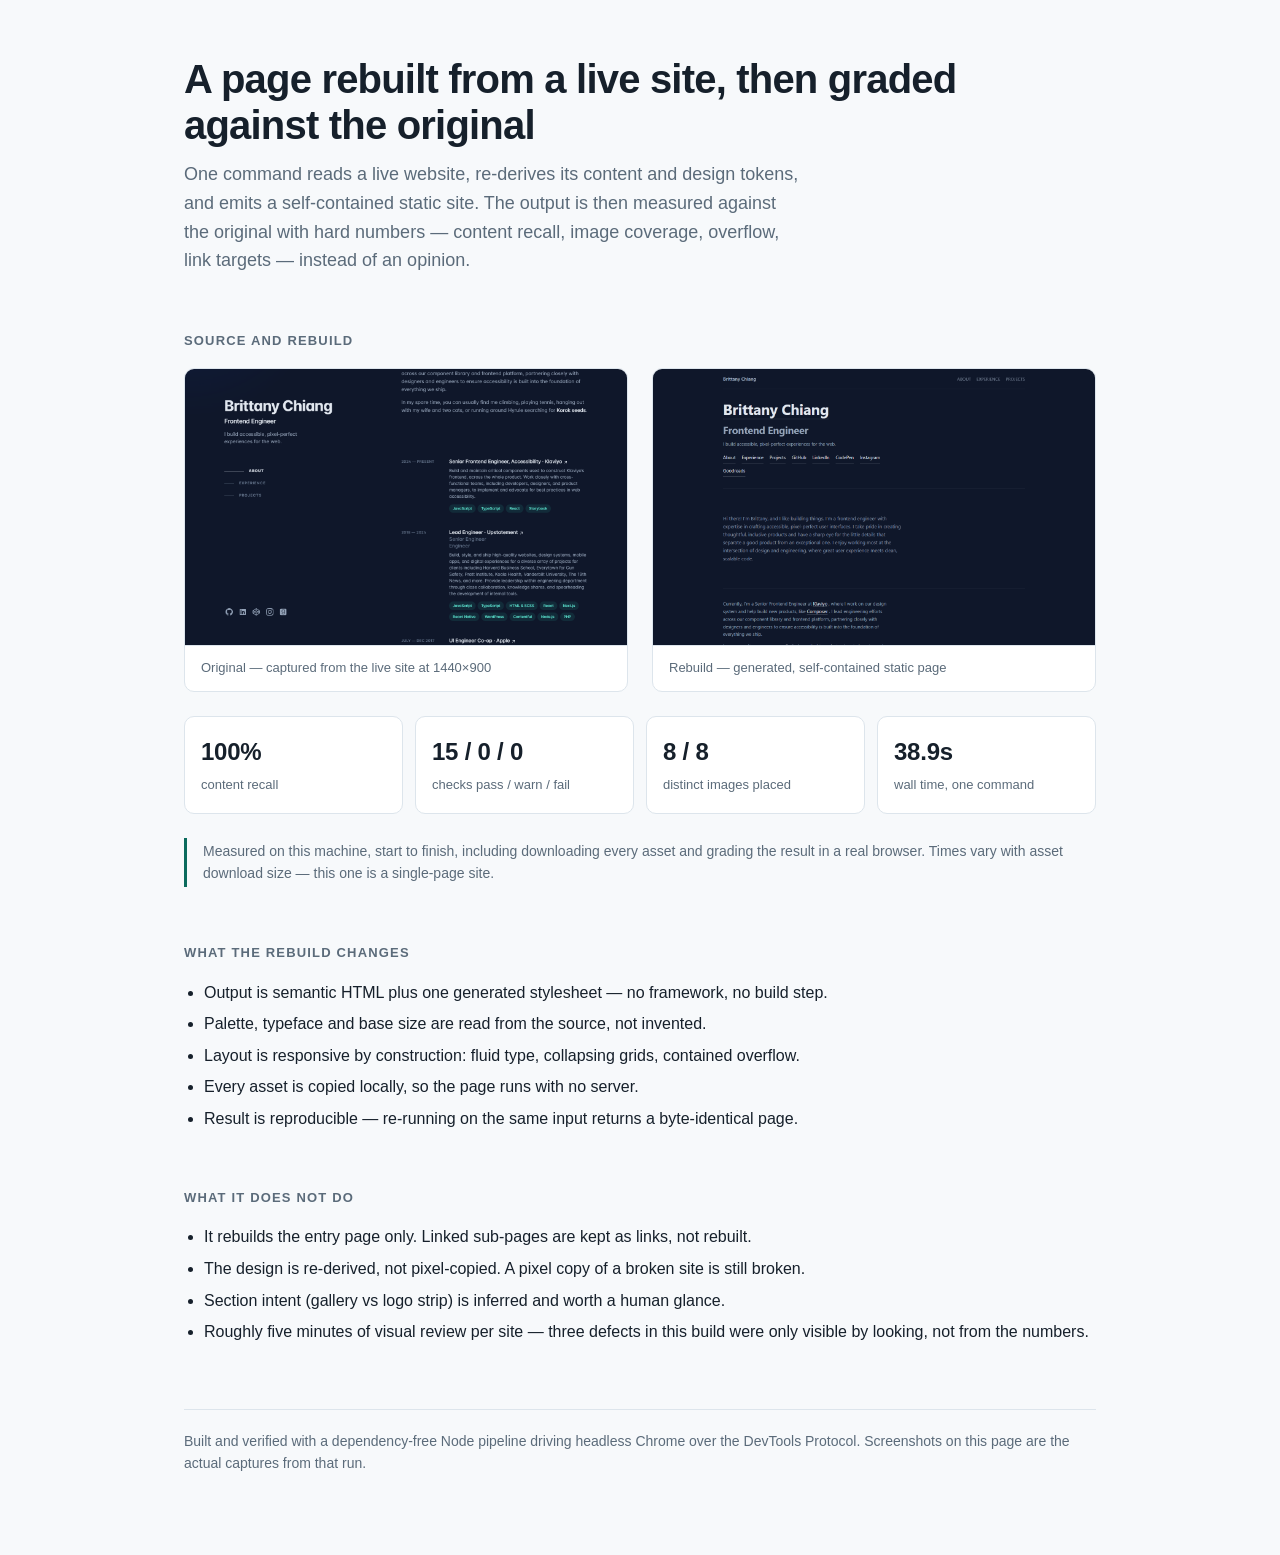
<file: index.html>
<!DOCTYPE html>
<html lang="en">
<head>
<meta charset="utf-8">
<meta name="viewport" content="width=device-width, initial-scale=1">
<title>Website rebuild — before and after</title>
<style>
  :root { --ink:#16202b; --muted:#5b6b7a; --line:#dde5ec; --bg:#f7f9fb; --accent:#0b6b5d; }
  * { box-sizing:border-box; }
  body { margin:0; background:var(--bg); color:var(--ink);
         font:16px/1.6 -apple-system,BlinkMacSystemFont,"Segoe UI",Roboto,Helvetica,Arial,sans-serif; }
  .wrap { max-width:960px; margin:0 auto; padding:56px 24px 80px; }
  h1 { font-size:clamp(28px,4vw,40px); line-height:1.15; margin:0 0 12px; letter-spacing:-0.02em; }
  .lede { font-size:18px; color:var(--muted); margin:0 0 40px; max-width:62ch; }
  h2 { font-size:13px; text-transform:uppercase; letter-spacing:0.09em; color:var(--muted);
       margin:56px 0 16px; font-weight:600; }
  .shot { background:#fff; border:1px solid var(--line); border-radius:10px; overflow:hidden; }
  .shot img { display:block; width:100%; height:auto; }
  .cap { padding:12px 16px; font-size:13px; color:var(--muted); border-top:1px solid var(--line); }
  .grid { display:grid; gap:24px; grid-template-columns:1fr; }
  @media (min-width:760px){ .grid.two { grid-template-columns:1fr 1fr; } }
  .metrics { display:grid; gap:12px; grid-template-columns:repeat(auto-fit,minmax(150px,1fr)); margin:24px 0 0; }
  .metric { background:#fff; border:1px solid var(--line); border-radius:10px; padding:16px; }
  .metric b { display:block; font-size:24px; letter-spacing:-0.01em; }
  .metric span { font-size:13px; color:var(--muted); }
  ul { padding-left:20px; }
  li { margin:6px 0; }
  .note { font-size:14px; color:var(--muted); border-left:3px solid var(--accent);
          padding:2px 0 2px 16px; margin:24px 0; }
  footer { margin-top:64px; padding-top:20px; border-top:1px solid var(--line);
           font-size:14px; color:var(--muted); }
</style>
</head>
<body>
<div class="wrap">

  <h1>A page rebuilt from a live site, then graded against the original</h1>
  <p class="lede">One command reads a live website, re-derives its content and design tokens, and
  emits a self-contained static site. The output is then measured against the original with hard
  numbers — content recall, image coverage, overflow, link targets — instead of an opinion.</p>

  <h2>Source and rebuild</h2>
  <div class="grid two">
    <div class="shot">
      <img src="img/before.png" alt="The original live site as captured">
      <div class="cap">Original — captured from the live site at 1440×900</div>
    </div>
    <div class="shot">
      <img src="img/after.png" alt="The rebuilt site">
      <div class="cap">Rebuild — generated, self-contained static page</div>
    </div>
  </div>

  <div class="metrics">
    <div class="metric"><b>100%</b><span>content recall</span></div>
    <div class="metric"><b>15 / 0 / 0</b><span>checks pass / warn / fail</span></div>
    <div class="metric"><b>8 / 8</b><span>distinct images placed</span></div>
    <div class="metric"><b>38.9s</b><span>wall time, one command</span></div>
  </div>

  <div class="note">
    Measured on this machine, start to finish, including downloading every asset and grading the
    result in a real browser. Times vary with asset download size — this one is a single-page site.
  </div>

  <h2>What the rebuild changes</h2>
  <ul>
    <li>Output is semantic HTML plus one generated stylesheet — no framework, no build step.</li>
    <li>Palette, typeface and base size are read from the source, not invented.</li>
    <li>Layout is responsive by construction: fluid type, collapsing grids, contained overflow.</li>
    <li>Every asset is copied locally, so the page runs with no server.</li>
    <li>Result is reproducible — re-running on the same input returns a byte-identical page.</li>
  </ul>

  <h2>What it does not do</h2>
  <ul>
    <li>It rebuilds the entry page only. Linked sub-pages are kept as links, not rebuilt.</li>
    <li>The design is re-derived, not pixel-copied. A pixel copy of a broken site is still broken.</li>
    <li>Section intent (gallery vs logo strip) is inferred and worth a human glance.</li>
    <li>Roughly five minutes of visual review per site — three defects in this build were only
        visible by looking, not from the numbers.</li>
  </ul>

  <footer>
    Built and verified with a dependency-free Node pipeline driving headless Chrome over the
    DevTools Protocol. Screenshots on this page are the actual captures from that run.
  </footer>

</div>
</body>
</html>
</file>
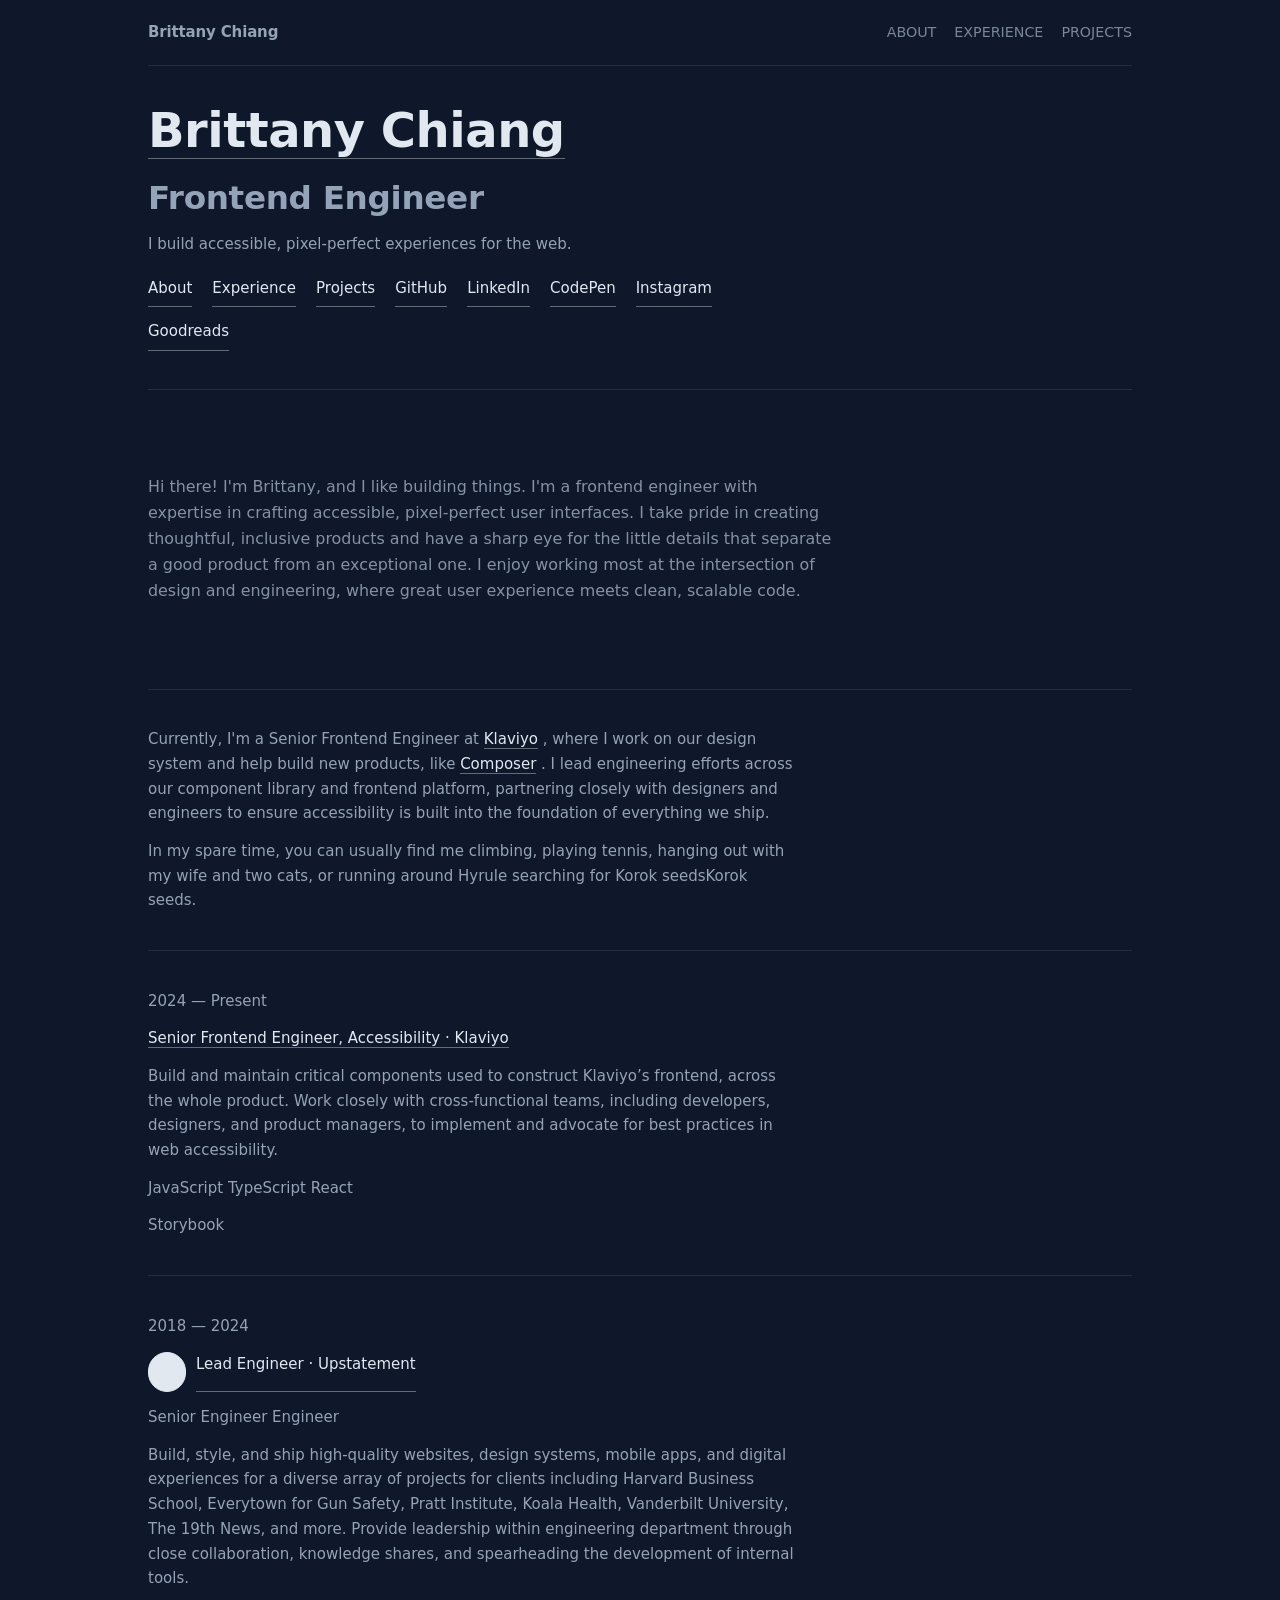
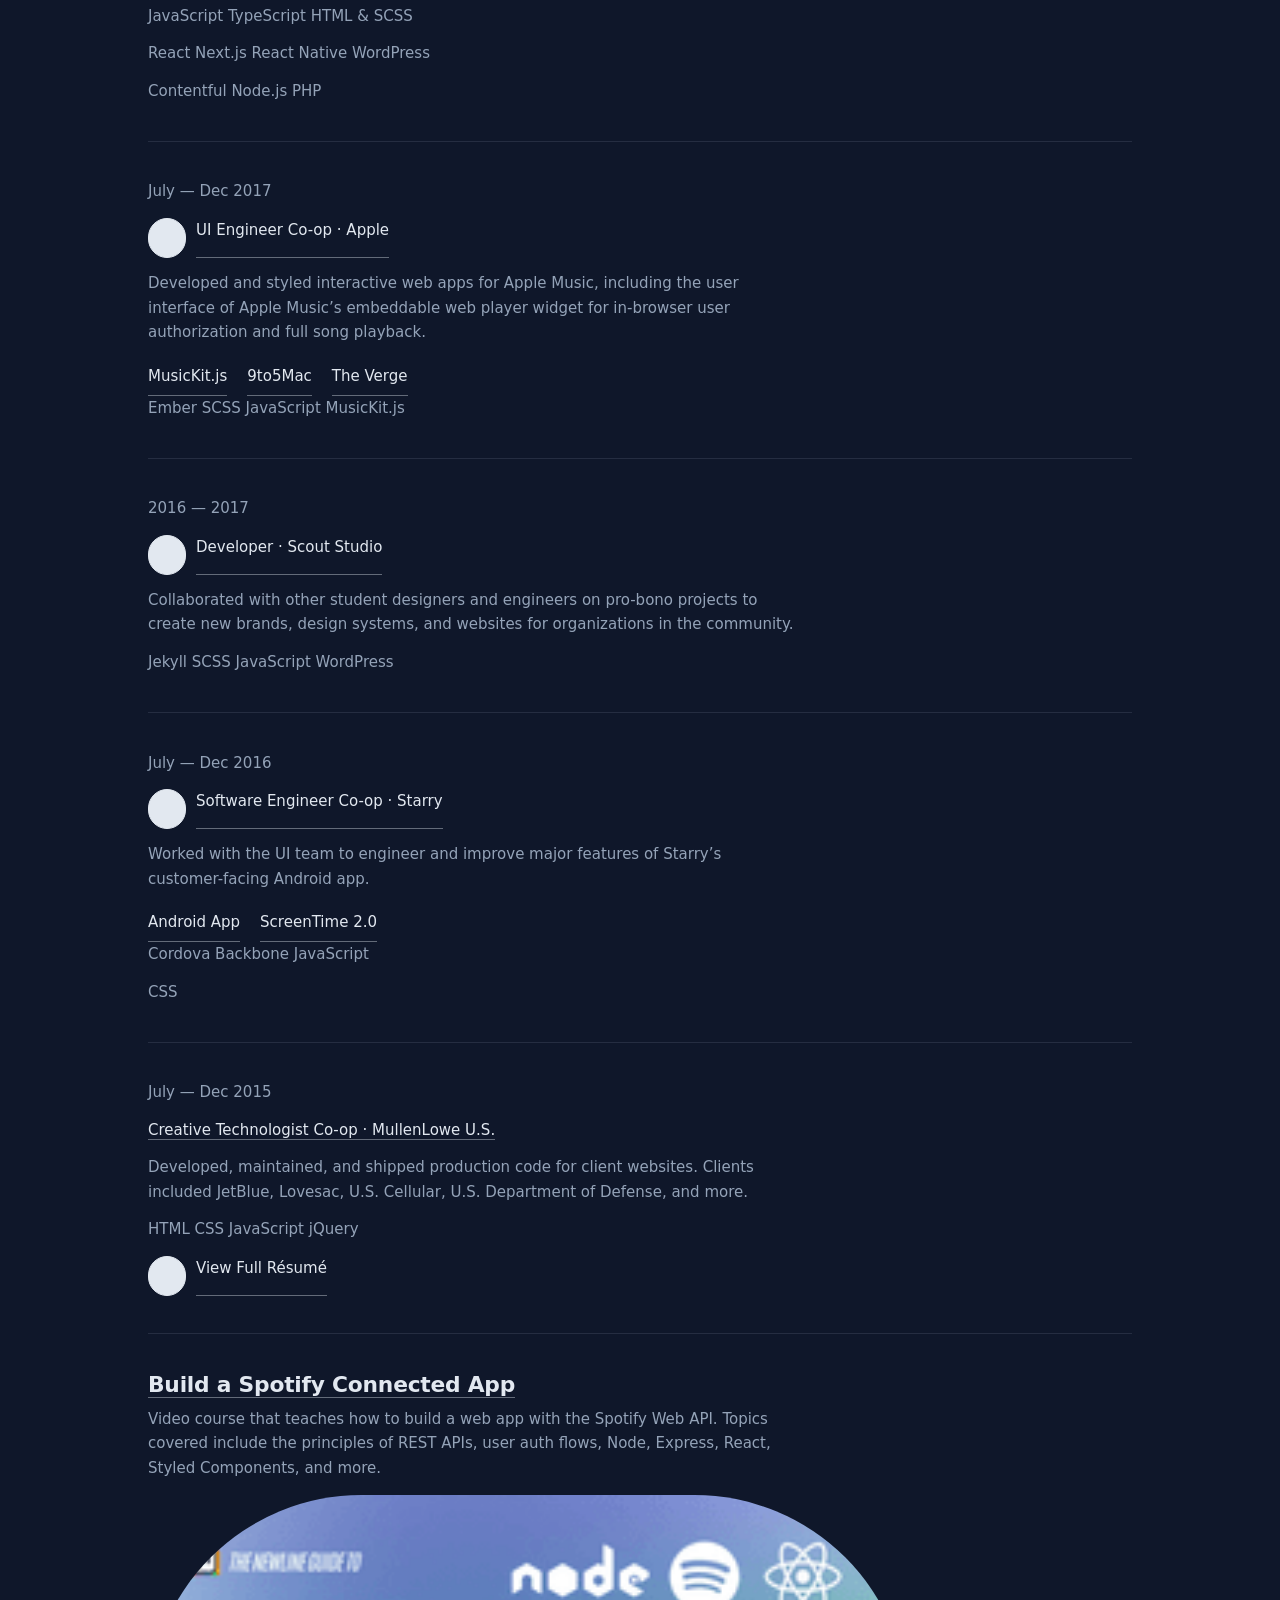
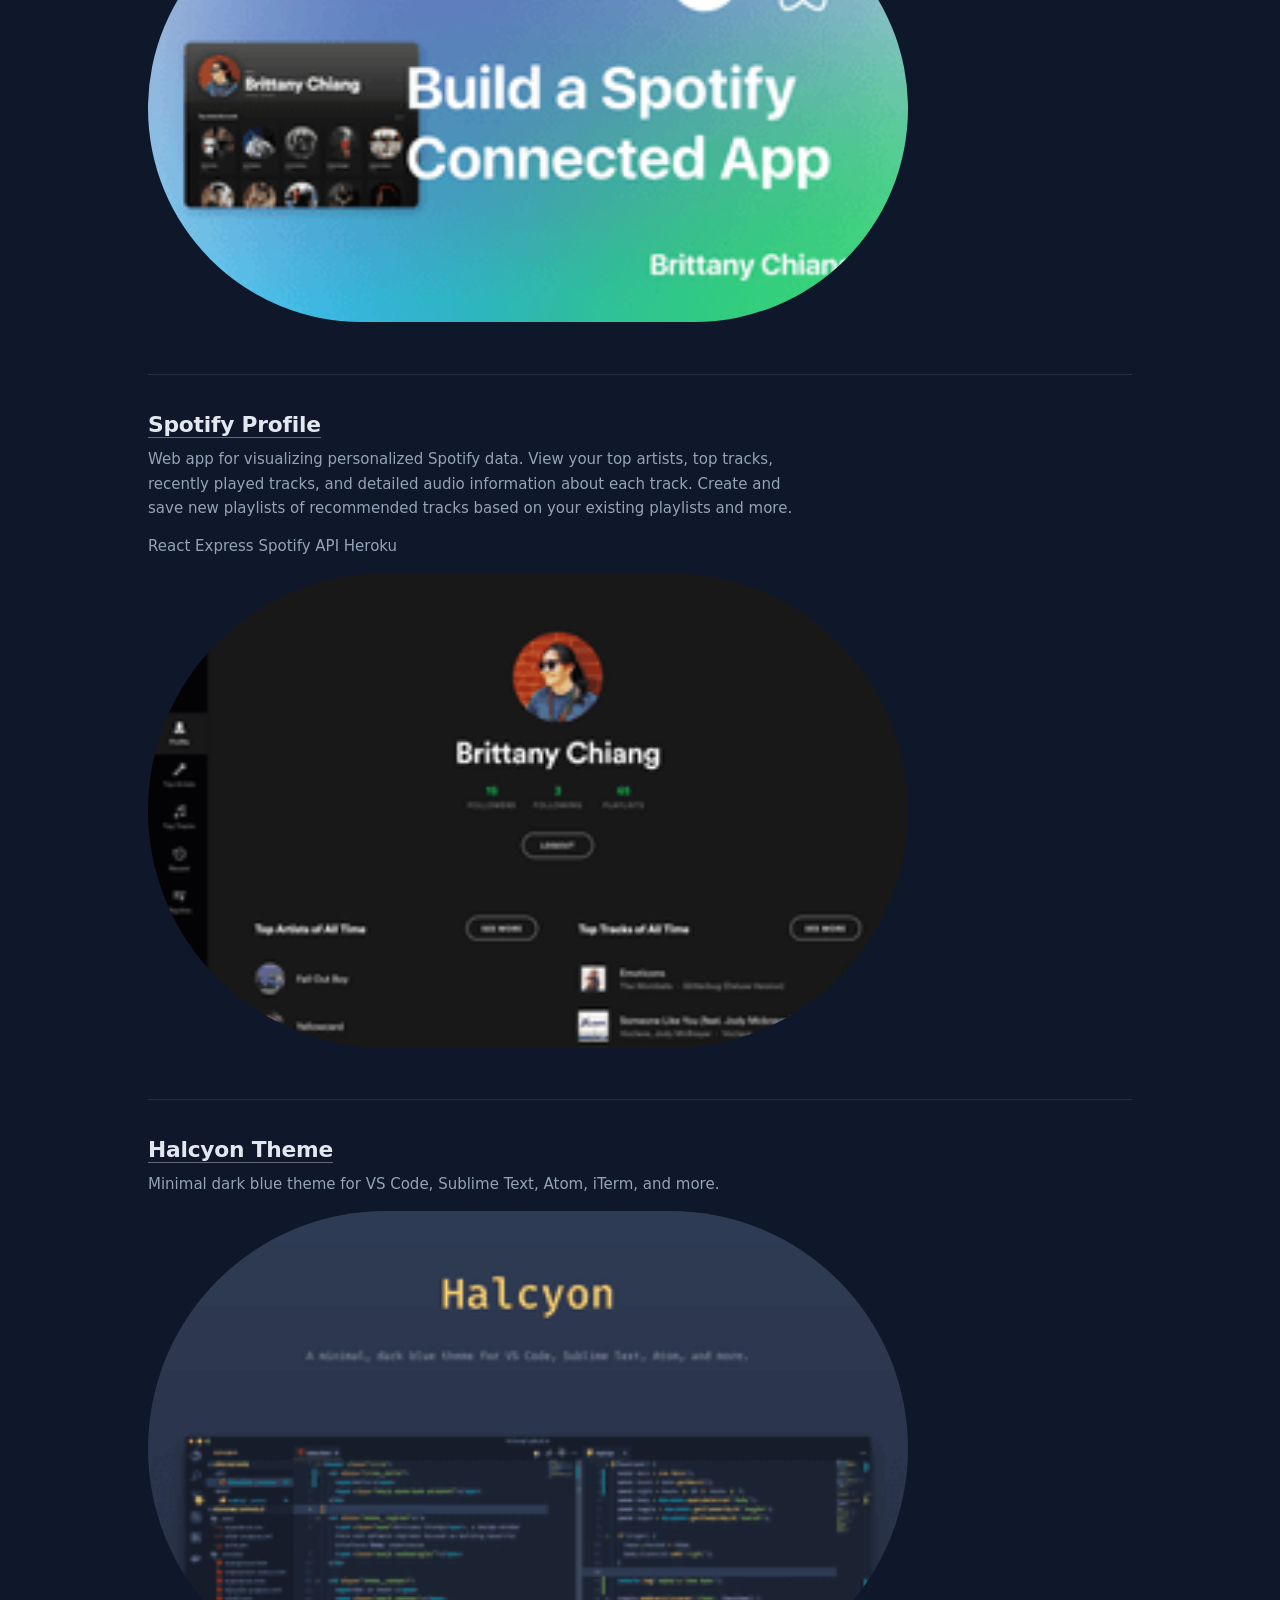
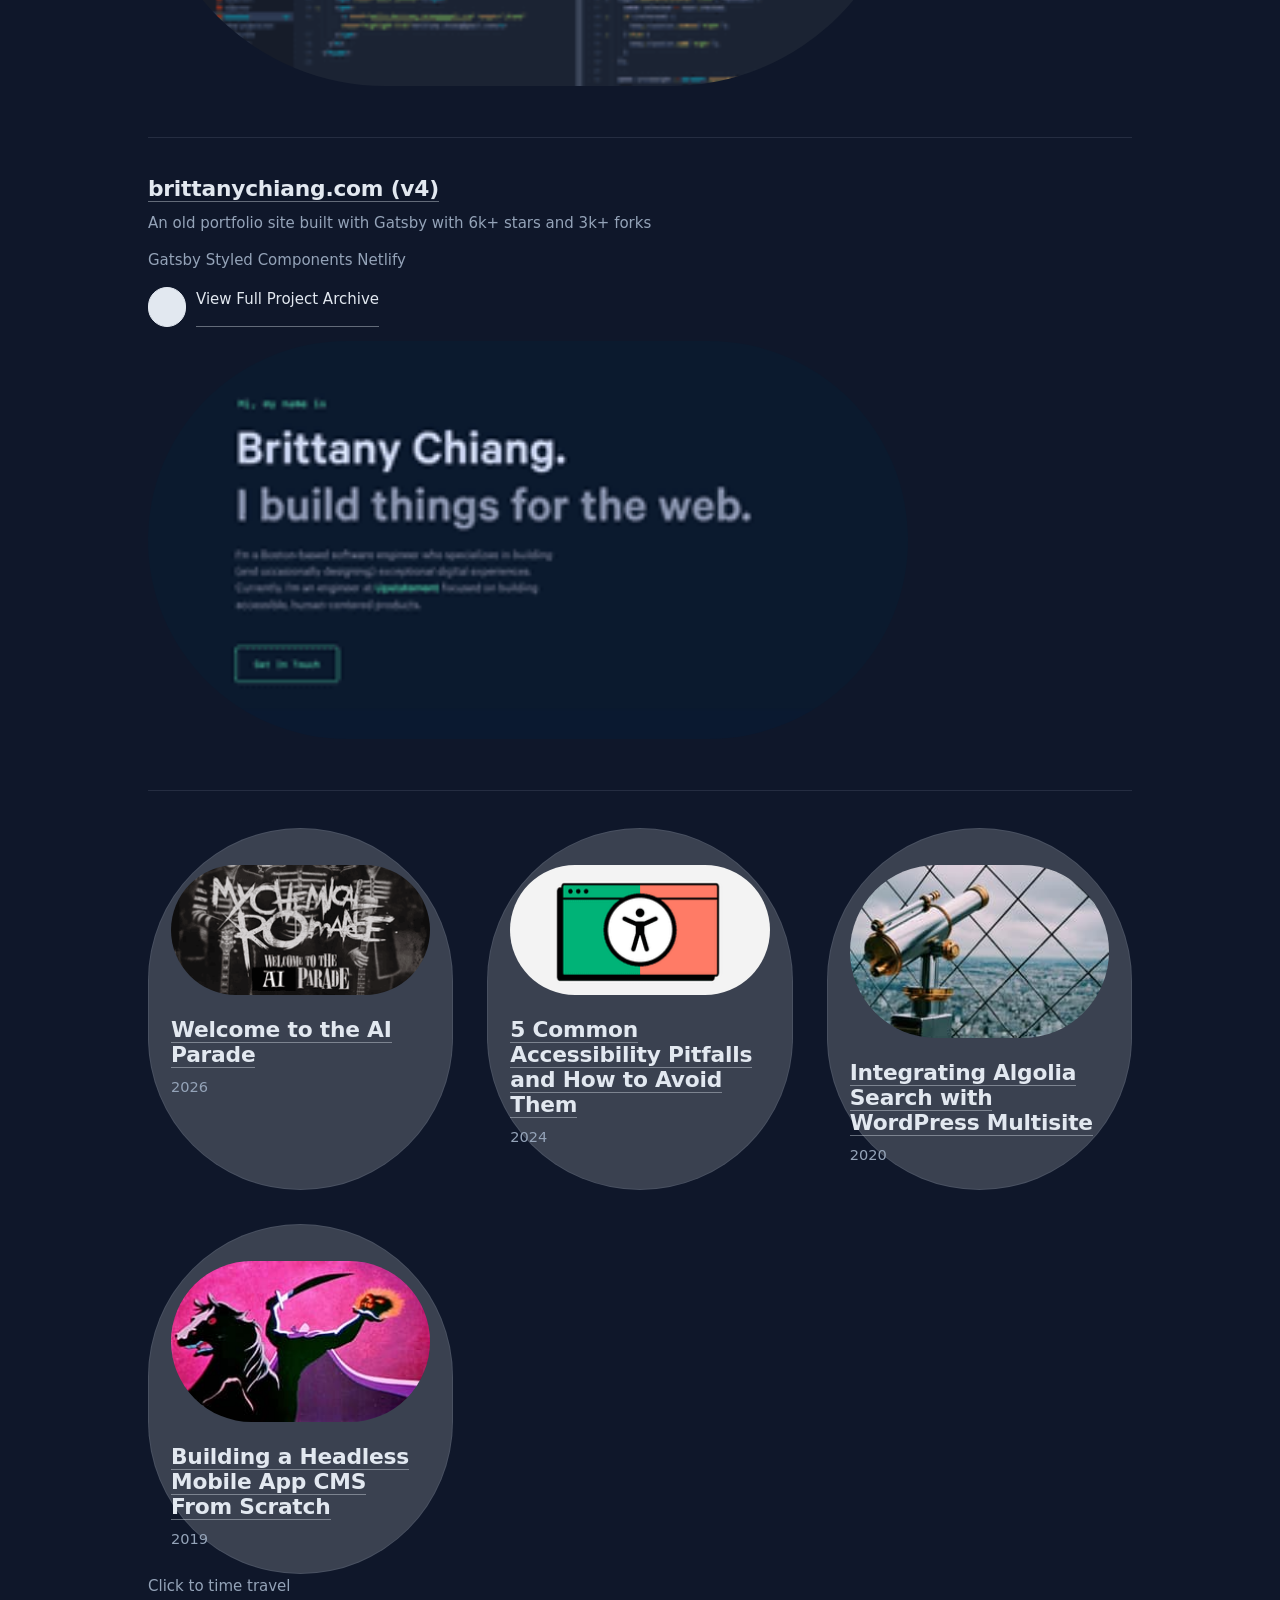
<file: demo/index.html>
<!DOCTYPE html>
<html lang="en">
<head>
<meta charset="utf-8">
<meta name="viewport" content="width=device-width, initial-scale=1">
<title>Brittany Chiang</title>
<meta name="description" content="Brittany Chiang is a software engineer who builds accessible, inclusive products and digital experiences for the web.">
<meta name="theme-color" content="#0f172a">
<link rel="stylesheet" href="styles.css">
</head>
<body>
  <div class="wrap">
    <header class="site-header">
      <span class="brand">Brittany Chiang</span>
      <nav class="site-nav">
        <a href="https://brittanychiang.com/">ABOUT</a>
        <a href="https://brittanychiang.com/">EXPERIENCE</a>
        <a href="https://brittanychiang.com/">PROJECTS</a>
      </nav>
    </header>
    <main>
    <header class="section section--header" data-section="0" data-source-tag="header">
      <h1><a href="https://brittanychiang.com/">Brittany Chiang</a></h1>
      <h2>Frontend Engineer</h2>
      <p>I build accessible, pixel-perfect experiences for the web.</p>
      <ul class="links"><li><a href="https://brittanychiang.com/">About</a></li><li><a href="https://brittanychiang.com/">Experience</a></li><li><a href="https://brittanychiang.com/">Projects</a></li><li><a href="https://github.com/bchiang7">GitHub</a></li><li><a href="https://www.linkedin.com/in/bchiang7/">LinkedIn</a></li><li><a href="https://codepen.io/bchiang7">CodePen</a></li><li><a href="https://instagram.com/bchiang7">Instagram</a></li><li><a href="https://www.goodreads.com/user/show/143480747-brittany-chiang">Goodreads</a></li></ul>
    </header>
    <section class="section section--hero" data-section="1" data-source-tag="p">
      <p class="lede">Hi there! I'm Brittany, and I like building things. I'm a frontend engineer with expertise in crafting accessible, pixel-perfect user interfaces. I take pride in creating thoughtful, inclusive products and have a sharp eye for the little details that separate a good product from an exceptional one. I enjoy working most at the intersection of design and engineering, where great user experience meets clean, scalable code.</p>
    </section>
    <section class="section section--content" data-section="2" data-source-tag="p">
      <p>Currently, I'm a Senior Frontend Engineer at <a href="https://www.klaviyo.com/">Klaviyo</a> , where I work on our design system and help build new products, like <a href="https://www.klaviyo.com/composer">Composer</a> . I lead engineering efforts across our component library and frontend platform, partnering closely with designers and engineers to ensure accessibility is built into the foundation of everything we ship.</p>
      <p>In my spare time, you can usually find me climbing, playing tennis, hanging out with my wife and two cats, or running around Hyrule searching for Korok seedsKorok seeds.</p>
    </section>
    <section class="section section--content" data-section="3" data-source-tag="div">
      <p>2024 — Present</p>
      <p><a href="https://www.klaviyo.com/">Senior Frontend Engineer, Accessibility · Klaviyo</a></p>
      <p>Build and maintain critical components used to construct Klaviyo’s frontend, across the whole product. Work closely with cross-functional teams, including developers, designers, and product managers, to implement and advocate for best practices in web accessibility.</p>
      <p>JavaScript TypeScript React</p>
      <p>Storybook</p>
    </section>
    <section class="section section--content" data-section="4" data-source-tag="div">
      <p>2018 — 2024</p>
      <p class="actions"><a class="btn" href="https://upstatement.com/"><a href="https://upstatement.com/">Lead Engineer · Upstatement</a></a></p>
      <p>Senior Engineer Engineer</p>
      <p>Build, style, and ship high-quality websites, design systems, mobile apps, and digital experiences for a diverse array of projects for clients including Harvard Business School, Everytown for Gun Safety, Pratt Institute, Koala Health, Vanderbilt University, The 19th News, and more. Provide leadership within engineering department through close collaboration, knowledge shares, and spearheading the development of internal tools.</p>
      <p>JavaScript TypeScript HTML &amp; SCSS</p>
      <p>React Next.js React Native WordPress</p>
      <p>Contentful Node.js PHP</p>
    </section>
    <section class="section section--content" data-section="5" data-source-tag="div">
      <p>July — Dec 2017</p>
      <p class="actions"><a class="btn" href="https://www.apple.com/apple-music/"><a href="https://www.apple.com/apple-music/">UI Engineer Co-op · Apple</a></a></p>
      <p>Developed and styled interactive web apps for Apple Music, including the user interface of Apple Music’s embeddable web player widget for in-browser user authorization and full song playback.</p>
      <ul class="links"><li><a href="https://developer.apple.com/documentation/musickitjs">MusicKit.js</a></li><li><a href="https://9to5mac.com/2018/06/03/apple-music-embeddable-web-player-listen-browser/">9to5Mac</a></li><li><a href="https://www.theverge.com/2017/10/5/16433770/facebook-messenger-apple-music-bot-song-streaming">The Verge</a></li></ul>
      <p>Ember SCSS JavaScript MusicKit.js</p>
    </section>
    <section class="section section--content" data-section="6" data-source-tag="div">
      <p>2016 — 2017</p>
      <p class="actions"><a class="btn" href="https://scout.camd.northeastern.edu/"><a href="https://scout.camd.northeastern.edu/">Developer · Scout Studio</a></a></p>
      <p>Collaborated with other student designers and engineers on pro-bono projects to create new brands, design systems, and websites for organizations in the community.</p>
      <p>Jekyll SCSS JavaScript WordPress</p>
    </section>
    <section class="section section--content" data-section="7" data-source-tag="div">
      <p>July — Dec 2016</p>
      <p class="actions"><a class="btn" href="https://starry.com/"><a href="https://starry.com/">Software Engineer Co-op · Starry</a></a></p>
      <p>Worked with the UI team to engineer and improve major features of Starry’s customer-facing Android app.</p>
      <ul class="links"><li><a href="https://play.google.com/store/apps/details?id=com.starry.management&amp;hl=en_US&amp;gl=US">Android App</a></li><li><a href="https://starry.com/blog/product/whats-new-screentime-just-got-better-for-parents">ScreenTime 2.0</a></li></ul>
      <p>Cordova Backbone JavaScript</p>
      <p>CSS</p>
    </section>
    <section class="section section--content" data-section="8" data-source-tag="div">
      <p>July — Dec 2015</p>
      <p><a href="https://us.mullenlowe.com/">Creative Technologist Co-op · MullenLowe U.S.</a></p>
      <p>Developed, maintained, and shipped production code for client websites. Clients included JetBlue, Lovesac, U.S. Cellular, U.S. Department of Defense, and more.</p>
      <p>HTML CSS JavaScript jQuery</p>
      <p class="actions"><a class="btn" href="https://brittanychiang.com/resume.pdf"><a href="https://brittanychiang.com/resume.pdf">View Full Résumé</a></a></p>
    </section>
    <section class="section section--content" data-section="9" data-source-tag="div">
      <h3><a href="https://www.newline.co/courses/build-a-spotify-connected-app">Build a Spotify Connected App</a></h3>
      <p>Video course that teaches how to build a web app with the Spotify Web API. Topics covered include the principles of REST APIs, user auth flows, Node, Express, React, Styled Components, and more.</p>
      <div class="media"><img src="assets/course-card-2055b044.png" alt="Build a Spotify Connected App Newline course marketing card" loading="lazy" width="256" height="144"></div>
    </section>
    <section class="section section--content" data-section="10" data-source-tag="div">
      <h3><a href="https://spotify-profile.herokuapp.com/">Spotify Profile</a></h3>
      <p>Web app for visualizing personalized Spotify data. View your top artists, top tracks, recently played tracks, and detailed audio information about each track. Create and save new playlists of recommended tracks based on your existing playlists and more.</p>
      <p>React Express Spotify API Heroku</p>
      <div class="media"><img src="assets/spotify-profile-5815f219.png" alt="Spotify Profile app homepage" loading="lazy" width="256" height="160"></div>
    </section>
    <section class="section section--content" data-section="11" data-source-tag="div">
      <h3><a href="https://halcyon-theme.netlify.app/">Halcyon Theme</a></h3>
      <p>Minimal dark blue theme for VS Code, Sublime Text, Atom, iTerm, and more.</p>
      <div class="media"><img src="assets/halcyon-dc93f732.png" alt="Halcyon Theme homepage hero with screenshot of VS Code editor" loading="lazy" width="256" height="160"></div>
    </section>
    <section class="section section--content" data-section="12" data-source-tag="div">
      <h3><a href="https://v4.brittanychiang.com/">brittanychiang.com (v4)</a></h3>
      <p>An old portfolio site built with Gatsby with 6k+ stars and 3k+ forks</p>
      <p>Gatsby Styled Components Netlify</p>
      <p class="actions"><a class="btn" href="https://brittanychiang.com/archive"><a href="https://brittanychiang.com/archive">View Full Project Archive</a></a></p>
      <div class="media"><img src="assets/v4-7fde47e1.png" alt="brittanychiang.com version 4 hero section" loading="lazy" width="256" height="134"></div>
    </section>
    <section class="section section--content" data-section="13" data-source-tag="ul">
      <div class="cards">
        <article class="card">
        <div class="media"><img src="assets/ai-parade-329577a8.png" alt="Welcome to Black Parade by My Chemical Romance text with &quot;Black&quot; changed to &quot;AI&quot;" loading="lazy" width="256" height="128"></div><h3><a href="https://medium.com/@bchiang7/welcome-to-the-ai-parade-765f79b00c30">Welcome to the AI Parade</a></h3><p>2026</p>
      </article>
        <article class="card">
        <div class="media"><img src="assets/a11y-cd002925.png" alt="Accessibility icon" loading="lazy" width="256" height="128"></div><h3><a href="https://klaviyo.tech/5-common-accessibility-pitfalls-and-how-to-avoid-them-e316dfc55ff0">5 Common Accessibility Pitfalls and How to Avoid Them</a></h3><p>2024</p>
      </article>
        <article class="card">
        <div class="media"><img src="assets/algolia-search-d32a54ae.jpg" alt="Telescope" loading="lazy" width="256" height="170"></div><h3><a href="https://medium.com/stories-from-upstatement/integrating-algolia-search-with-wordpress-multisite-e2dea3ed449c">Integrating Algolia Search with WordPress Multisite</a></h3><p>2020</p>
      </article>
        <article class="card">
        <div class="media"><img src="assets/headless-07ee7d3c.jpg" alt="Headless horseman" loading="lazy" width="256" height="159"></div><h3><a href="https://medium.com/stories-from-upstatement/building-a-headless-mobile-app-cms-from-scratch-bab2d17744d9">Building a Headless Mobile App CMS From Scratch</a></h3><p>2019</p>
      </article>
      </div>
      <p>Click to time travel</p>
    </section>
    </main>
  </div>
</body>
</html>
</file>
<file: demo/styles.css>
/* generated by automaton-reconstruct — tokens lifted from the source capture */
:root {
  --bg: rgb(15, 23, 42);
  --fg: rgb(148, 163, 184);
  --accent: rgb(226, 232, 240);
  --font: Inter, system-ui, -apple-system, "Segoe UI", Roboto, "Helvetica Neue", Arial, sans-serif;
  --base: 15px;
  --big: 48px;
  --radius: 9999px;
  --maxw: 1080px;
  --gap: clamp(18px, 3vw, 34px);
  --pad: clamp(20px, 5vw, 48px);
  /* Secondary text must stay readable: 62% mixed toward the background failed contrast on
     dark themes, so this is deliberately closer to the foreground. */
  --muted: color-mix(in srgb, var(--fg) 82%, var(--bg));
  --line: color-mix(in srgb, var(--fg) 16%, transparent);
  --surface: color-mix(in srgb, var(--bg) 82%, white);
}
*, *::before, *::after { box-sizing: border-box; }
html { -webkit-text-size-adjust: 100%; }
body {
  margin: 0; background: var(--bg); color: var(--fg);
  font-family: var(--font); font-size: var(--base); line-height: 1.65;
  overflow-x: hidden;            /* a broken source cannot reintroduce sideways scroll */
  -webkit-font-smoothing: antialiased;
}
img, video, svg, iframe { max-width: 100%; height: auto; display: block; }
a { color: var(--accent); text-decoration: none; border-bottom: 1px solid color-mix(in srgb, var(--accent) 40%, transparent); }
a:hover, a:focus-visible { border-bottom-color: var(--accent); }
h1, h2, h3, h4 { line-height: 1.15; margin: 0 0 .45em; font-weight: 700; letter-spacing: -.01em; }
h1 { font-size: clamp(calc(var(--big) * .5), 5.5vw, var(--big)); }
h2 { font-size: clamp(calc(var(--big) * .38), 4vw, calc(var(--big) * .68)); }
h3 { font-size: clamp(calc(var(--base) * 1.05), 2.2vw, calc(var(--base) * 1.45)); }
h4 { font-size: calc(var(--base) * 1.02); text-transform: uppercase; letter-spacing: .06em; color: var(--muted); }
p { margin: 0 0 .85em; }
p:last-child { margin-bottom: 0; }
/* Readable measure: body copy must not run the full width of a wide screen. */
.section > p, .section > .lede, .section > h1, .section > h2, .section > h3, .section > ul, .section > ol { max-width: 68ch; }
.cards { max-width: none; }
/* A list of standalone links is navigation, not prose: no bullets, comfortable targets. */
ul.links { list-style: none; padding: 0; margin: .25em 0 0; display: flex; flex-wrap: wrap; gap: 6px 20px; }
ul.links li { margin: 0; }
ul.links a { display: inline-block; padding: 6px 0; min-height: 32px; }
ul, ol { margin: 0 0 .85em; padding-left: 1.15em; }
li { margin-bottom: .2em; }
small, .muted { color: var(--muted); }

.wrap { width: 100%; max-width: var(--maxw); margin: 0 auto; padding-inline: var(--pad); }

.site-header {
  display: flex; flex-wrap: wrap; align-items: center; justify-content: space-between;
  gap: 10px 20px; padding-block: 20px; border-bottom: 1px solid var(--line);
}
.site-header .brand { font-weight: 700; letter-spacing: -.01em; }
.site-nav { display: flex; flex-wrap: wrap; gap: 2px 18px; font-size: .95em; }
.site-nav a { color: inherit; opacity: .8; border-bottom: 0; }
.site-nav a:hover { opacity: 1; text-decoration: underline; }

.section { padding-block: calc(var(--gap) * 1.1); border-top: 1px solid var(--line); }
.section:first-child { border-top: 0; }
.section--hero { padding-block: clamp(32px, 7vw, 84px); }
.section--hero h1 { max-width: 20ch; }
.section--band { background: color-mix(in srgb, var(--fg) 4%, var(--bg)); margin-inline: calc(var(--pad) * -1); padding-inline: var(--pad); }
.section--footer { color: var(--muted); font-size: .92em; }
.section > *:first-child { margin-top: 0; }

.lede { font-size: 1.06em; max-width: 65ch; color: color-mix(in srgb, var(--fg) 88%, var(--bg)); }

.cards { display: grid; gap: var(--gap); grid-template-columns: repeat(auto-fit, minmax(min(100%, 290px), 1fr)); margin-top: 8px; }
.card { border: 1px solid var(--line); border-radius: var(--radius); padding: 22px; background: var(--surface); display: flex; flex-direction: column; gap: 8px; }
.card h3, .card h4 { margin: 0; }
.card p { margin: 0; font-size: .97em; }
.card .media img { border-radius: calc(var(--radius) * .75); }
.card-media { display: grid; grid-template-columns: repeat(auto-fit, minmax(110px, 1fr)); gap: 8px; margin-bottom: 12px; }
.card-media img { width: 100%; height: 120px; object-fit: cover; border-radius: calc(var(--radius) * .7); }
.logo-strip { display: flex; flex-wrap: wrap; align-items: center; gap: clamp(16px, 4vw, 44px); margin: 8px 0 22px; }
.logo-strip img { height: 44px; width: auto; max-width: 140px; object-fit: contain; opacity: .85; }
.card .tags { display: flex; flex-wrap: wrap; gap: 6px; margin-top: auto; padding-top: 8px; }
.card .tags span { font-size: .8em; padding: 2px 9px; border-radius: 999px; background: color-mix(in srgb, var(--accent) 14%, transparent); color: var(--accent); }
.card--quote { font-size: .97em; line-height: 1.6; }
.card--quote p { color: color-mix(in srgb, var(--fg) 86%, var(--bg)); }
.card--quote p::before { content: "\201C"; }
.card--quote p::after { content: "\201D"; }

.media { margin: 14px 0; }
.media { max-width: 760px; }
.media img { border-radius: var(--radius); width: 100%; height: auto; object-fit: contain; }
.split .media { max-width: none; }
.split .media img { aspect-ratio: 4 / 3; object-fit: cover; }
.split { display: grid; gap: var(--gap); grid-template-columns: repeat(auto-fit, minmax(min(100%, 320px), 1fr)); align-items: start; }

.actions { display: flex; flex-wrap: wrap; gap: 10px; margin-top: 14px; }
.btn {
  display: inline-block; padding: 10px 18px; min-height: 40px;
  border-radius: calc(var(--radius) * .8); border: 1px solid var(--accent);
  background: var(--accent); color: #111111; font-weight: 600; font-size: .95em;
}
.btn:hover { filter: brightness(1.08); }

@media (max-width: 640px) {
  .site-header { flex-direction: column; align-items: flex-start; }
  .section { padding-block: calc(var(--gap) * .85); }
  .card { padding: 16px; }
}
@media (prefers-reduced-motion: no-preference) { html { scroll-behavior: smooth; } }
</file>
